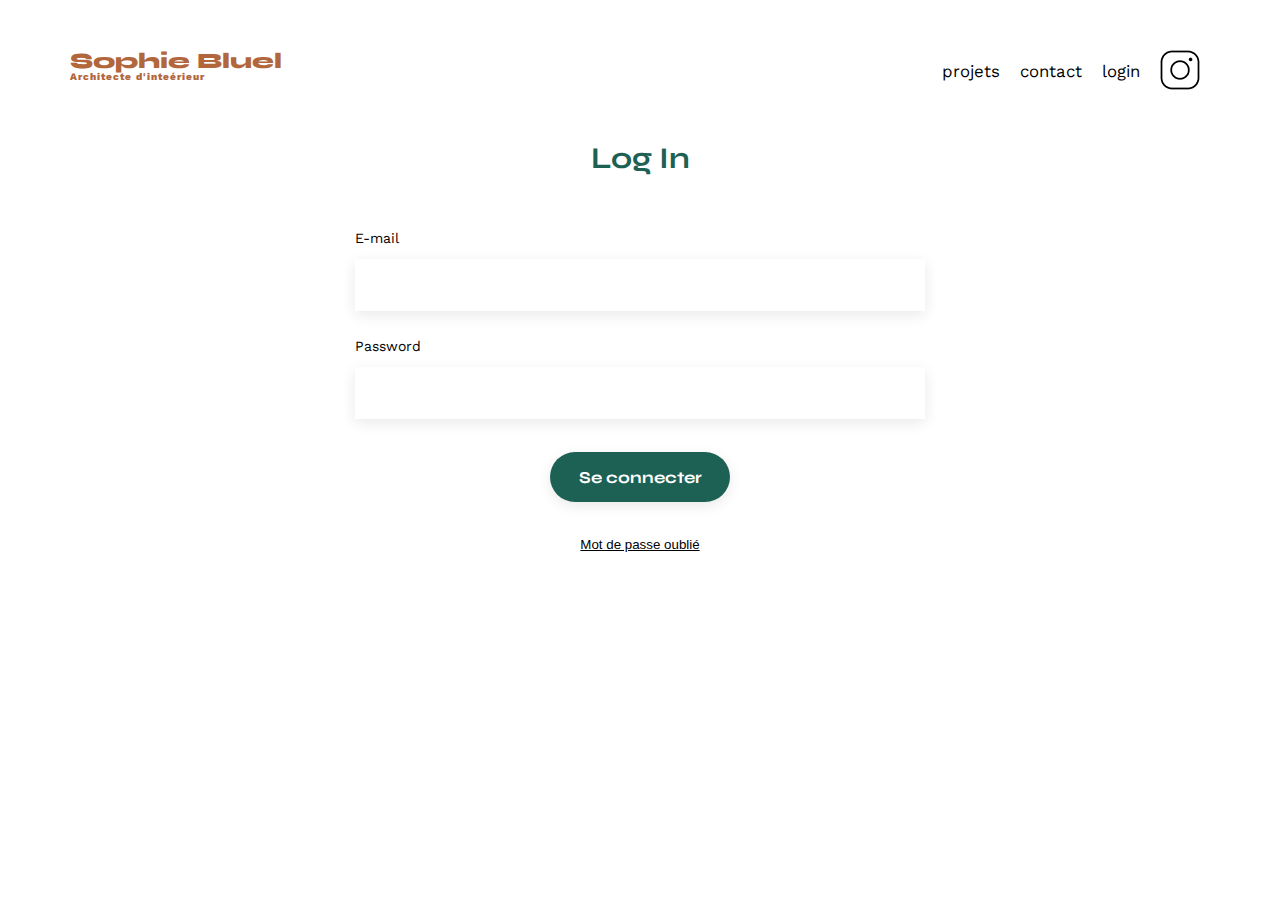
<file: FrontEnd/login.html>
<!DOCTYPE html>
<html lang="en">
<head>
    <meta charset="UTF-8">
    <meta http-equiv="X-UA-Compatible" content="IE=edge">
    <meta name="viewport" content="width=device-width, initial-scale=1.0">
    <link rel="preconnect" href="https://fonts.googleapis.com">
	<link rel="preconnect" href="https://fonts.gstatic.com" crossorigin>
	<link href="https://fonts.googleapis.com/css2?family=Syne:wght@700;800&family=Work+Sans&display=swap" rel="stylesheet">
    <link rel="stylesheet" href="./assets/style.css">
    <title>Document</title>
</head>
<body>
    <header>
        <h1>Sophie Bluel <span>Architecte d'inteérieur</span></h1>
        <nav>
            <ul>
                <li>projets</li>
                <li>contact</li>
                <li>login</li>
                <li><img src="./assets/icons/instagram.png" alt="Instagram"></li>
            </ul>
        </nav>
    </header>
    <main>
        <section id="contact">
            <div class="login">
                <h2>Log In</h2>
                <form action="#" method="post">
                    <label for="email">E-mail</label>
                    <input type="email" name="email" id="email">
                    <label for="password">Password</label>
                    <input type="password" name="password" id="password">
                    <input type="button" class="btn-fetch" value="Se connecter">
                    <button class="password-forgot">Mot de passe oublié</button>
                </form>
                <h3 class="error"></h3>
            </div>
	    </section>
    </main>

    <script src="./login.js"></script>
    
</body>
</html>
</file>
<file: FrontEnd/assets/style.css>
/* http://meyerweb.com/eric/tools/css/reset/
   v2.0 | 20110126
   License: none (public domain)
*/

html, body, div, span, applet, object, iframe,
h1, h2, h3, h4, h5, h6, p, blockquote, pre,
a, abbr, acronym, address, big, cite, code,
del, dfn, em, img, ins, kbd, q, s, samp,
small, strike, strong, sub, sup, tt, var,
b, u, i, center,
dl, dt, dd, ol, ul, li,
fieldset, form, label, legend,
table, caption, tbody, tfoot, thead, tr, th, td,
article, aside, canvas, details, embed,
figure, figcaption, footer, header, hgroup,
menu, nav, output, ruby, section, summary,
time, mark, audio, video {
	margin: 0;
	padding: 0;
	border: 0;
	font-size: 100%;
	font: inherit;
	vertical-align: baseline;
}
/* HTML5 display-role reset for older browsers */
article, aside, details, figcaption, figure,
footer, header, hgroup, menu, nav, section {
	display: block;
}
body {
	line-height: 1;
}
ol, ul {
	list-style: none;
}
blockquote, q {
	quotes: none;
}
blockquote:before, blockquote:after,
q:before, q:after {
	content: '';
	content: none;
}
table {
	border-collapse: collapse;
	border-spacing: 0;
}
/** end reset css**/
body {
	max-width: 1140px;
	margin:auto;
	font-family: 'Work Sans' ;
	font-size: 14px;
}
header {
	display: flex;
	justify-content: space-between;
	margin: 50px 0
}
section {
	margin: 50px 0
}

h1{
	display: flex;
	flex-direction: column;
	font-family: 'Syne';
	font-size: 22px;
	font-weight: 800;
	color: #B1663C
}

h1 > span {
	font-family: 'Work Sans';
	font-size:10px;
	letter-spacing: 0.1em;
;
}

h2{
	font-family: 'Syne';
	font-weight: 700;
	font-size: 30px;
	color: #1D6154
}
nav ul {
	display: flex;
	align-items: center;
	list-style-type: none;

}
nav li {
	padding: 0 10px;
	font-size: 1.2em;
}

nav li a {
	text-decoration: none;
	color: black;
	cursor: text;
}




li:hover, li a:hover {
	color: #B1663C;
}
#introduction {
	display: flex;
	align-items: center;
}
#introduction figure {
	flex: 1
}
#introduction img {
	display: block;
	margin: auto;
	width: 80%;
}

#introduction article {
	flex: 1
}
#introduction h2 {
	margin-bottom: 1em;
}

#introduction p {
	margin-bottom: 0.5em;
}
#portfolio h2 {
	text-align: center;
	margin-bottom: 1em;
}
.gallery {
	width: 100%;
	display: grid;
	grid-template-columns: 1fr 1fr 1fr;
	grid-column-gap: 20px;
	grid-row-gap: 20px;
}

.gallery img {
	width: 100%;

}
#contact {
	width: 50%;
margin: auto;
}
#contact > * {
	text-align: center;

}
#contact h2{
	margin-bottom: 20px;
}
#contact form {
	text-align: left;
	margin-top:30px;
	display: flex;
	flex-direction: column;
}

#contact input, .add-picture, .validate-picture {
	height: 50px;
	font-size: 1.2em;
	border: none;
	box-shadow: 0px 4px 14px rgba(0, 0, 0, 0.09);
}
#contact label {
	margin: 2em 0 1em 0;
}
#contact textarea {
	border: none;
	box-shadow: 0px 4px 14px rgba(0, 0, 0, 0.09);
}

input[type="submit"], input[type="button"], .add-picture {
	font-family: 'Syne';
	font-weight: 700;
	color: white;
	background-color: #1D6154;
	margin : 2em auto ;
	width: 180px;
	text-align: center;
	border-radius: 60px ;
}

footer nav ul {
	display: flex;
	justify-content: flex-end;
	margin: 2em
}


/* filter button */
.filter {
	display: flex;
	justify-content: center;
	margin-bottom: 40px;
}

.filter-btn {
	font-family: 'Syne';
	color: #1D6154;
	background-color: white;
	padding: 8px;
	margin: 0 5px;
	border-radius: 20px;
	border: 1px solid #1D6154;
}


.filter-btn:hover {
	background-color: #1D6154;
	color: white;
}	


/* forgotten password */

.password-forgot {
	background: none;
	border: none;
	text-decoration: underline;
}

/* incorrect password */

.error {
	color: #D65353;
	font-size: 20px;
	font-weight: bold;
	padding-top: 20px;
}

/* modal */

.modal {
  display: none;
  position: fixed; 
  z-index: 1; 
  left: 50%;
  top: 50%;
  transform: translate(-50%, -50%); 
  width: 750px; 
  background-color: white; 
  border-radius: 10px;
}


.modal-content {
    position: relative;
    background-color: #fefefe;
    margin: auto;
    margin-bottom: 20px;
    padding: 50px 120px 20px;
    animation-name: animatetop;
    animation-duration: 0.4s;
}

.modal-content > figure {
	display: inline-block;
	margin-right: 15px;
}


.modal-header p {
	margin-top: 85px;
	text-align: center; 
	font-size: 30px;
	font-family: work sans;
}

.close {
	color: black;
	margin: 35px;
    font-size: 28px;
    font-weight: bold;
	position: absolute;
	top: 10px;
	right: 10px;
  }

.picture-modal {
	width: 87px!important;
	margin: 0!important;
	border-radius: 3px;
}

.figcaption-modal {
	margin: 5px 0 10px 0;
}

.modal-footer {
	display: flex;
	flex-direction: column;
	justify-content: end;
	align-items: center;
}

.add-picture {
	width: 270px;
}

.delete-picture {
	margin: auto;
	margin-bottom: 30px;
	border: none;
	background-color: white;
	color: #D65353;
	font-family: 'Work Sans';
	font-weight: 400;
	font-size: 17px;
}

.modal-hr {
	margin: 20px auto 20px;
	border: 0;
    height: 1px;
	width: 560px;
	background-color: #B3B3B3;
}


.modify {
	border: none;
	background-color: white;
}


.button-modif-1 {
	margin-bottom: 20px;
	display: none;

}


.button-modif-2 {
	position: relative;
	top: -52px;
	left: 690px;
	display: none;

}

.button-modif-3 {
	position: relative;
	top: 20px;
	left: 50px;
	display: none;

}


.picture-delete {
	border: none;
	background-color: white;
	border-radius: 3px;
	background-color: black;
}

.fa-trash-can {
	color: white;
	padding: 4px 0;
}



/* modale add picture */

.form-download {
	display: flex;
	flex-direction: column;
	width: 70%;
	margin: 60px auto;
}


.imgForm {
	position: relative;
	background: #E8F1F6;
	width: 100%;
	height: 169px;
	margin-bottom: 50px;
}

.custom-button, .custom-text, .custom-icon {
	position: absolute; /* positionne les éléments en absolu par rapport à la div parent */
	left: 50%; /* aligne horizontalement au milieu */
	transform: translateX(-50%); /* décale l'élément de sa moitié vers la gauche pour qu'il soit centré */
}

.custom-button {
	background-color: #CBD6DC;
    color: #306685;
    padding: 10px 20px;
	border-radius: 50px;
	border: none;
	bottom: 40px; /* place l'élément en bas de la div parent */
}

.custom-text {
	font-size: 10px;
	color: #444444;
	bottom: 10px; /* place l'élément en bas de la div parent */
}

.custom-icon {	
	bottom: 80px;
	color: #B9C5CC;
	font-size: 60px;
}

.img-preview {
	max-width: 100%;
    max-height: 100%;
    object-fit: contain;
    object-position: center;
}


#input-name, #select-category {
	width: 100%;
	height: 51px;
	font-size: 18px;
	border: none;
	border-radius: 5px;
	margin-top: 10px;
	margin-bottom: 50px;
	box-shadow: 0px 2px 7px rgba(0, 0, 0, 0.2);
}


.validate-picture-background {
	/* width: 270px!important;	 */
	background-color: #A7A7A7!important;
}




/* Editing bar */

.edition-bar {
	position: absolute;
	background-color: black;
	height: 50px;
	top: 0;
	left: 0;
	right: 0;
	text-align: center;
	width: 100%;
	display: none;
}

.edition-bar > button {
	background: none;
	border: none;
	color: white;
	margin-top: 6px;
}

.edition-bar > input {
	color: black;
	padding: 11px;
	border-radius: 40px;
	border: none;
	width: 160px;
	text-align: center;
	margin-top: 6px;

}
</file>
